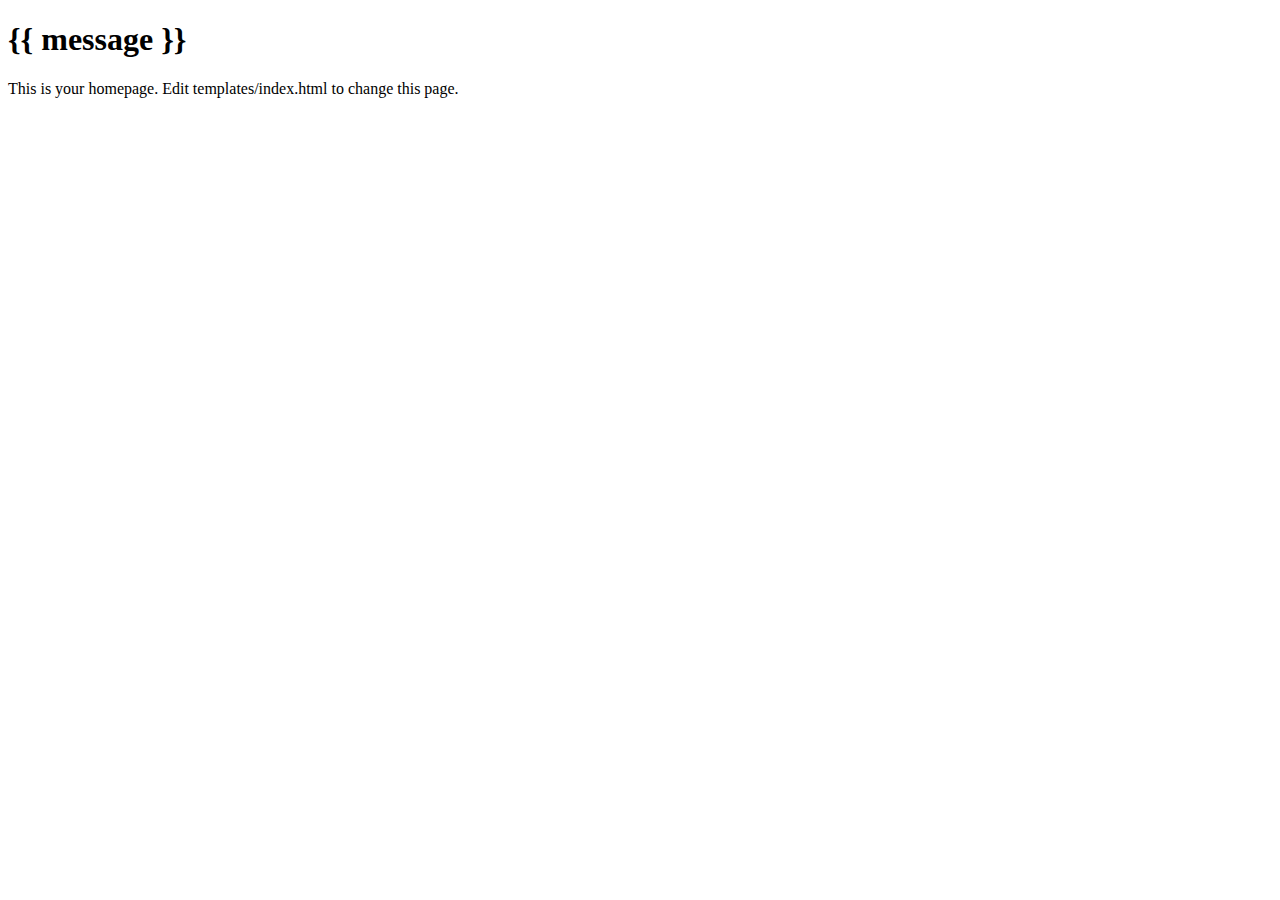
<file: templates/index.html>
<!DOCTYPE html>
<html>
<head>
    <title>Welcome to SplitEase</title>
</head>
<body>
    <h1>{{ message }}</h1>
    <p>This is your homepage. Edit templates/index.html to change this page.</p>
</body>
</html>
</file>
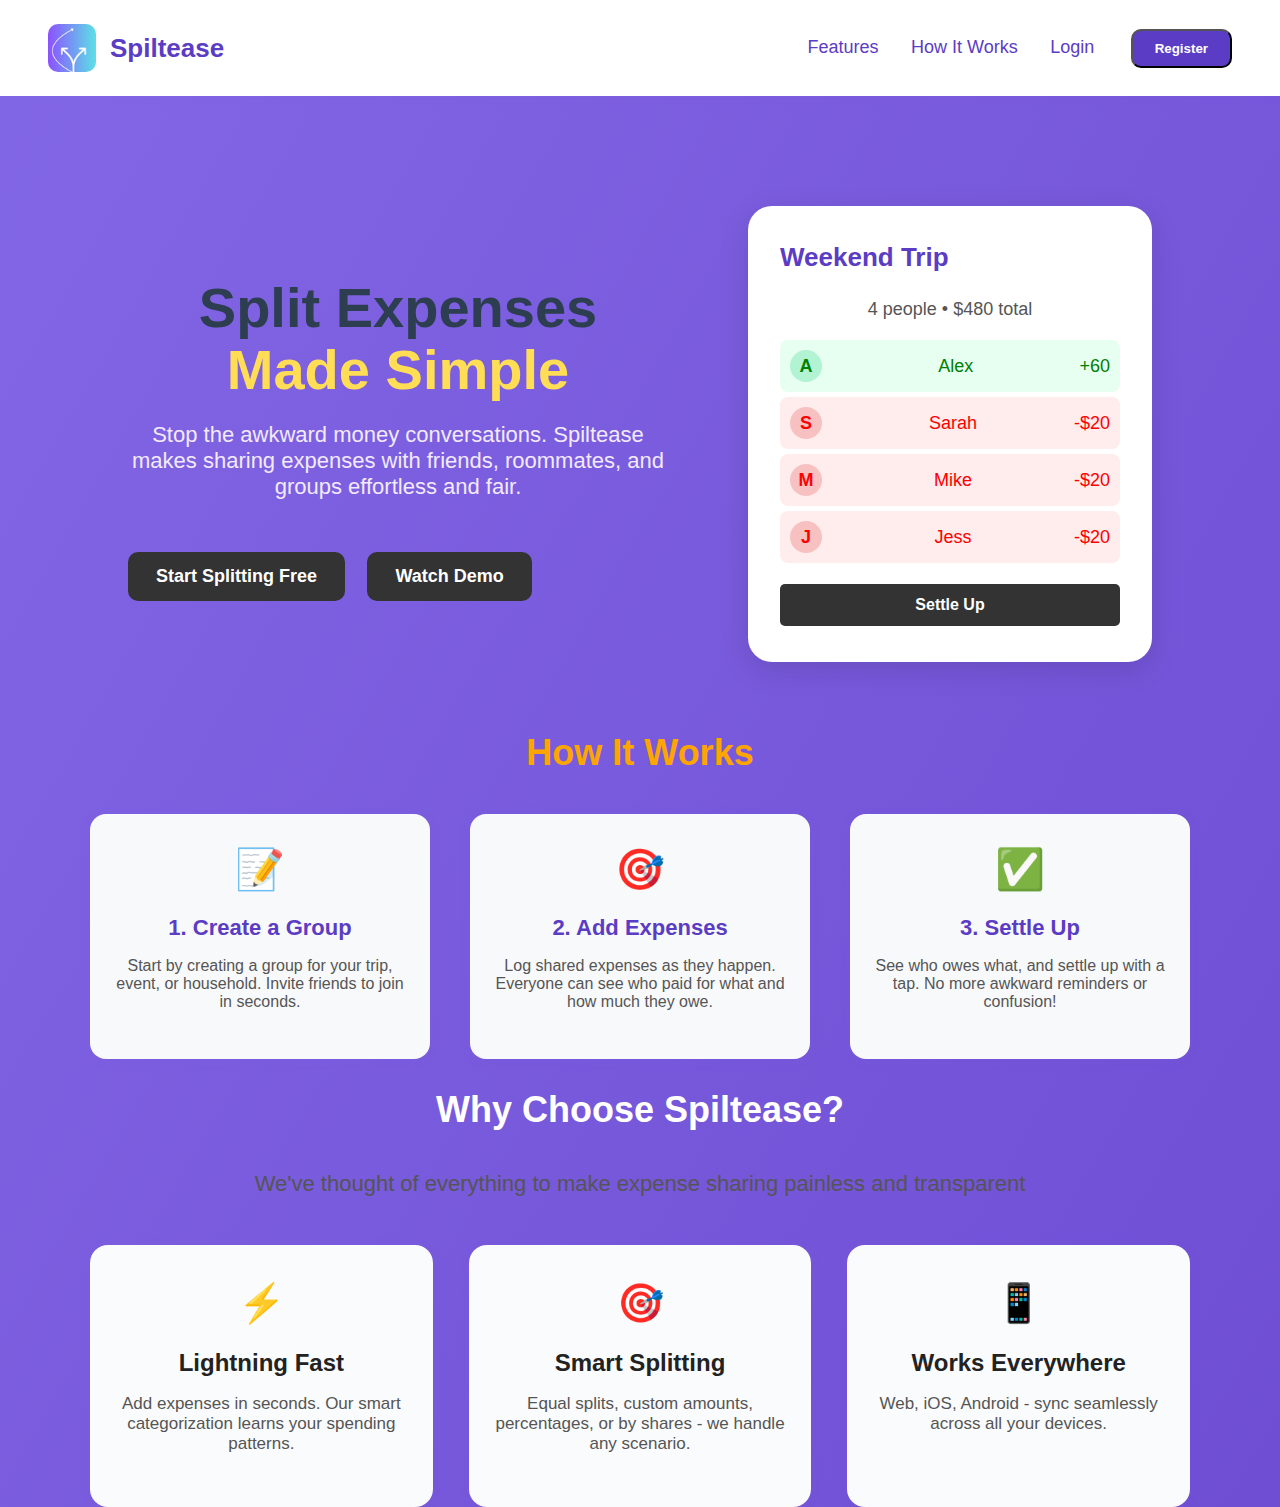
<file: templates/landing.html>
<!DOCTYPE html>
<html lang="en">
<head>
  <meta charset="UTF-8">
  <meta name="viewport" content="width=device-width, initial-scale=1.0">
  <title>SplitEase - Split Expenses Made Simple</title>
  <link rel="icon" href="/static/splitease.png" type="image/png">
  <link rel="stylesheet" href="/static/styles/styles.css">
  <link rel="stylesheet" href="/static/styles/landing.css">
</head>
<body>
  <div class="navbar">
    <div class="navbar-left">
      <img src="/static/splitease.png" alt="Spiltease Icon">
      Spiltease
    </div>
    <div class="navbar-right">
      <a href="#features">Features</a>
      <a href="#how-it-works">How It Works</a>
      <a href="/login" class="dashboard-btn">Login</a>
      <button class="register" onclick="window.location.href='/register'">Register</button>
    </div>
  </div>

  <div class="hero">
    <div class="hero-left">
      <h1>Split Expenses <span>Made Simple</span></h1>
      <p>Stop the awkward money conversations. Spiltease makes sharing expenses with friends, roommates, and groups effortless and fair.</p>
      <div class="cta-btns">
        <button class="start-btn">Start Splitting Free</button>
        <button class="watch-btn">Watch Demo</button>
      </div>
    </div>

    <div class="hero-right">
      <h3>Weekend Trip</h3>
      <p>4 people • $480 total</p>
      <div class="person green">
        <div class="icon">A</div>
        <div>Alex</div>
        <div>+60</div>
      </div>
      <div class="person red">
        <div class="icon">S</div>
        <div>Sarah</div>
        <div>-$20</div>
      </div>
      <div class="person red">
        <div class="icon">M</div>
        <div>Mike</div>
        <div>-$20</div>
      </div>
      <div class="person red">
        <div class="icon">J</div>
        <div>Jess</div>
        <div>-$20</div>
      </div>
      <button class="settle-btn">Settle Up</button>
    </div>
  </div>

  <!-- How It Works Section -->
  <section id="how-it-works">
    <div style="max-width: 1100px; margin: 0 auto; text-align: center;">
      <h2 class="section-title">How It Works</h2>
      <div class="how-steps">
        <div class="how-step">
          <div class="how-icon">📝</div>
          <h3>1. Create a Group</h3>
          <p>Start by creating a group for your trip, event, or household. Invite friends to join in seconds.</p>
        </div>
        <div class="how-step">
          <div class="how-icon">🎯</div>
          <h3>2. Add Expenses</h3>
          <p>Log shared expenses as they happen. Everyone can see who paid for what and how much they owe.</p>
        </div>
        <div class="how-step">
          <div class="how-icon">✅</div>
          <h3>3. Settle Up</h3>
          <p>See who owes what, and settle up with a tap. No more awkward reminders or confusion!</p>
        </div>
      </div>
    </div>
  </section>

  <!-- Features Section -->
  <section id="features">
    <div class="features-container">
      <h2 class="section-title">Why Choose Spiltease?</h2>
      <p class="section-subtitle">We've thought of everything to make expense sharing painless and transparent</p>
      <div class="features-cards">
        <div class="feature-card">
          <div class="feature-icon">⚡</div>
          <h3>Lightning Fast</h3>
          <p>Add expenses in seconds. Our smart categorization learns your spending patterns.</p>
        </div>
        <div class="feature-card">
          <div class="feature-icon">🎯</div>
          <h3>Smart Splitting</h3>
          <p>Equal splits, custom amounts, percentages, or by shares - we handle any scenario.</p>
        </div>
        <div class="feature-card">
          <div class="feature-icon">📱</div>
          <h3>Works Everywhere</h3>
          <p>Web, iOS, Android - sync seamlessly across all your devices.</p>
        </div>
      </div>
    </div>
  </section>
</body>
</html>
</file>
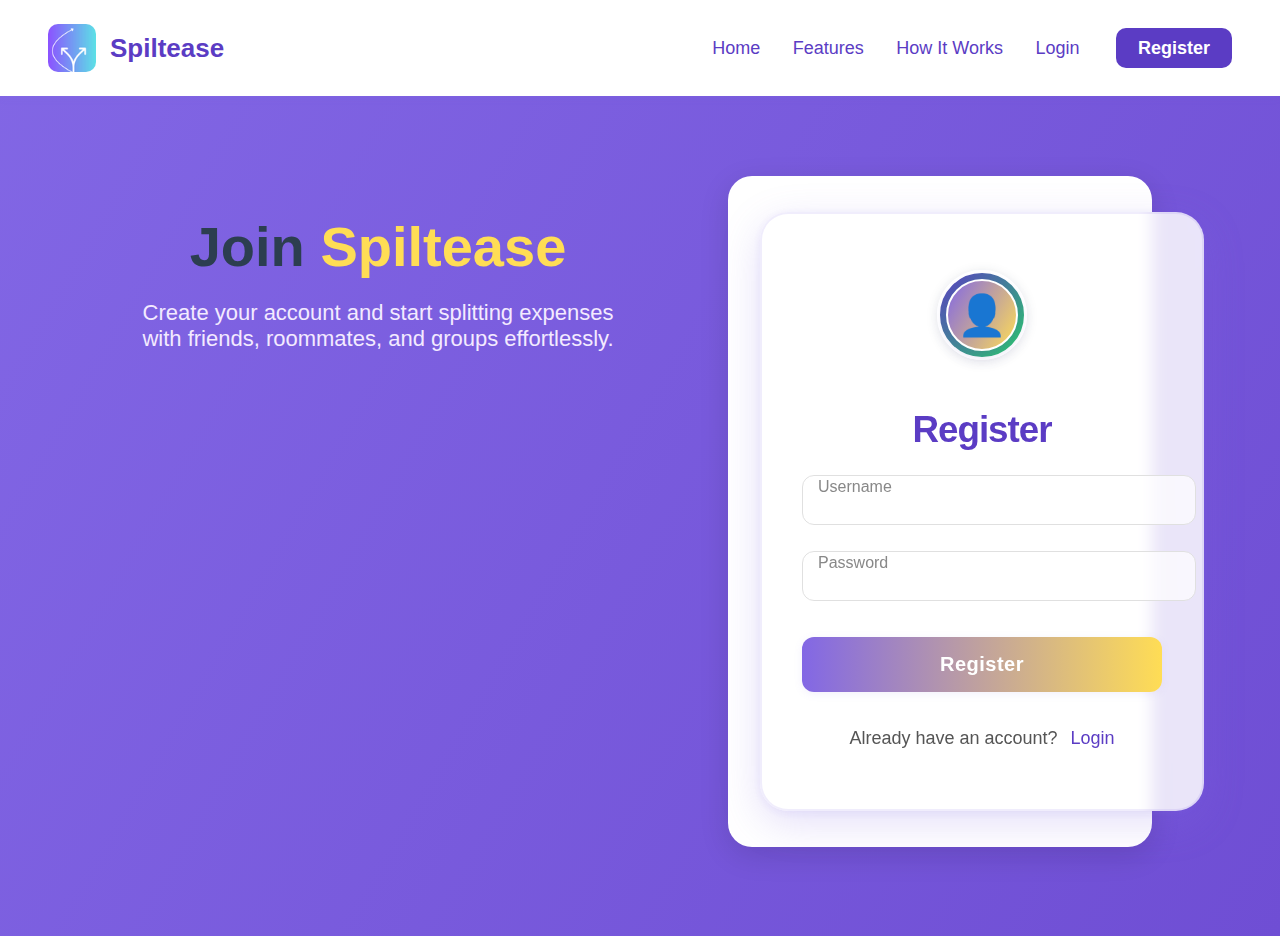
<file: templates/register.html>
<!DOCTYPE html>
<html lang="en">
<head>
  <meta charset="UTF-8">
  <meta name="viewport" content="width=device-width, initial-scale=1.0">
  <title>Register | Spiltease</title>
  <link rel="icon" href="/static/splitease.png" type="image/png">
  <link rel="stylesheet" href="/static/styles/styles.css">
  <link rel="stylesheet" href="/static/styles/landing.css">
  <link rel="stylesheet" href="/static/styles/register.css">
</head>
<body>
  <div class="navbar">
    <div class="navbar-left">
      <img src="/static/splitease.png" alt="Spiltease Icon">
      Spiltease
    </div>
    <div class="navbar-right">
      <a href="/">Home</a>
      <a href="#features">Features</a>
      <a href="#how-it-works">How It Works</a>
      <a href="/login">Login</a>
      <a href="/register" class="register">Register</a>
    </div>
  </div>

  <div class="hero" style="min-height: 80vh; align-items: flex-start;">
    <div class="hero-left" style="max-width: 500px;">
      <h1>Join <span>Spiltease</span></h1>
      <p>Create your account and start splitting expenses with friends, roommates, and groups effortlessly.</p>
    </div>
    <div class="hero-right" style="margin-top: 0; width: 360px;">
      
      <form class="register-form" method="post" action="/register">
        <div class="avatar">
          <div class="avatar-icon">👤</div>
        </div>
        <h2 style="color: #5b3cc4; text-align: center; margin-bottom: 24px;">Register</h2>
        <div class="form-group">
          <input type="text" id="username" name="username" required placeholder=" ">
          <label for="username">Username</label>
        </div>
        <div class="form-group">
          <input type="password" id="password" name="password" required placeholder=" ">
          <label for="password">Password</label>
        </div>
        <button type="submit">Register</button>
        <p style="text-align: center; color: #555;">Already have an account? <a href="/login" class="dashboard-btn" style="margin-left:8px;">Login</a></p>
      </form>
    </div>
  </div>
</body>
</html>
</file>
<file: static/styles/styles.css>
body {
    background-color: #f8f9fa;
    font-family: Arial, sans-serif;
    margin: 0;
    padding: 0;
    color: #333;
}

header {
    background: linear-gradient(to right, #3f87a6, #ebf8e1, #f69d3c);
    color: #fff;
    text-align: center;
    padding: 2rem;
}

nav {
    display: flex;
    justify-content: space-between;
    align-items: center;
    padding: 1rem 2rem;
    background-color: rgba(0, 0, 0, 0.1);
}

nav h1 {
    margin: 0;
}

nav ul {
    list-style: none;
    display: flex;
    gap: 1rem;
}

nav a {
    color: white;
    text-decoration: none;
    font-weight: bold;
}

.hero h2 {
    font-size: 2.5rem;
    margin-bottom: 0.5rem;
}

.hero p {
    font-size: 1.2rem;
}

.hero button {
    margin-top: 1rem;
    padding: 0.75rem 1.5rem;
    font-size: 1rem;
    border: none;
    background-color: #333;
    color: white;
    border-radius: 5px;
    cursor: pointer;
}

.features {
    padding: 3rem 2rem;
    background-color: white;
    text-align: center;
}

.feature-boxes {
    display: flex;
    flex-wrap: wrap;
    gap: 2rem;
    justify-content: center;
    margin-top: 2rem;
}

.feature {
    background: #f9fafc;
    border: 1px solid #ccc;
    border-radius: 10px;
    padding: 1.5rem;
    width: 250px;
}

footer {
    text-align: center;
    padding: 1rem;
    background-color: #ddd;
}

h1 {
    color: #2c3e50;
    text-align: center;
    margin-top: 40px;
}

p {
    color: #555;
    text-align: center;
}

/* Premium Glassmorphism Login Card */
/* 3D Glassy Login Background Inspired by Example, SplitEase Theme */
.login-container, .register-container {
    min-height: 100vh;
    display: flex;
    align-items: center;
    justify-content: center;
    background: linear-gradient(120deg, #8267e5 0%, #6f4ed4 100%);
    position: relative;
    overflow: hidden;
}
/* Floating 3D Spheres */
.login-container::before, .login-container::after,
.register-container::before, .register-container::after {
    content: '';
    position: absolute;
    border-radius: 50%;
    filter: blur(16px);
    opacity: 0.45;
    z-index: 0;
}
.login-container::before, .register-container::before {
    width: 320px;
    height: 320px;
    background: radial-gradient(circle at 30% 30%, #b39ddb 0%, #8267e5 100%);
    top: -80px;
    left: -100px;
}
.login-container::after, .register-container::after {
    width: 220px;
    height: 220px;
    background: radial-gradient(circle at 70% 70%, #fff 0%, #b39ddb 100%);
    bottom: -60px;
    right: -60px;
}
.login-form, .register-form {
    background: rgba(255,255,255,0.85);
    border-radius: 22px;
    box-shadow: 0 8px 32px rgba(44, 62, 80, 0.18), 0 2px 8px rgba(44, 62, 80, 0.13);
    padding: 48px 36px 36px 36px;
    width: 100%;
    max-width: 400px;
    display: flex;
    flex-direction: column;
    align-items: center;
    transition: box-shadow 0.2s, transform 0.2s;
    font-family: 'Segoe UI', 'Roboto', Arial, sans-serif;
    border: 1.5px solid #e3e8ee;
    backdrop-filter: blur(8px);
    z-index: 1;
}
.login-form:hover, .register-form:hover {
    box-shadow: 0 16px 48px rgba(44, 62, 80, 0.22), 0 4px 16px rgba(44, 62, 80, 0.15);
    transform: translateY(-2px) scale(1.018);
    border-color: #b6c6e3;
}
.login-form .avatar, .register-form .avatar {
    display: flex;
    align-items: center;
    justify-content: center;
    width: 84px;
    height: 84px;
    background: linear-gradient(135deg, #5b3cc4 0%, #25d366 100%);
    border-radius: 50%;
    margin: 0 auto 22px auto;
    box-shadow: 0 2px 12px rgba(44, 62, 80, 0.13);
    border: 3px solid #fff;
}
.login-form .avatar-icon, .register-form .avatar-icon {
    font-size: 2.7em;
    color: #fff;
    filter: drop-shadow(0 2px 4px rgba(44,62,80,0.10));
}
.login-form h2, .register-form h2 {
    font-size: 2.1em;
    font-weight: 700;
    margin-bottom: 28px;
    color: #5b3cc4;
    letter-spacing: 0.5px;
}
.login-form .form-group, .register-form .form-group {
    position: relative;
    width: 100%;
    margin-bottom: 26px;
}
.login-form input, .register-form input {
    width: 100%;
    padding: 15px 16px;
    border: 1.5px solid #e3e8ee;
    border-radius: 9px;
    font-size: 1.08em;
    background: rgba(248,250,252,0.95);
    outline: none;
    transition: border 0.2s, box-shadow 0.2s;
    margin-bottom: 2px;
}
.login-form input:focus, .register-form input:focus {
    border-color: #5b3cc4;
    box-shadow: 0 2px 8px rgba(91, 60, 196, 0.10);
}
.login-form label, .register-form label {
    position: absolute;
    left: 18px;
    top: 50%;
    transform: translateY(-50%);
    background: transparent;
    color: #888;
    font-size: 1em;
    pointer-events: none;
    transition: 0.2s;
}
.login-form input:focus + label,
.login-form input:not(:placeholder-shown) + label,
.register-form input:focus + label,
.register-form input:not(:placeholder-shown) + label {
    top: -10px;
    left: 12px;
    font-size: 0.87em;
    color: #5b3cc4;
    background: #fff;
    padding: 0 6px;
}
.login-form button, .register-form button {
    width: 100%;
    background: linear-gradient(90deg, #25d366 0%, #5b3cc4 100%);
    color: #fff;
    border: none;
    border-radius: 9px;
    padding: 14px 0;
    font-size: 1.13em;
    font-weight: 600;
    margin-top: 10px;
    margin-bottom: 10px;
    cursor: pointer;
    box-shadow: 0 1px 6px rgba(44, 62, 80, 0.10);
    transition: background 0.2s, box-shadow 0.2s;
}
.login-form button:hover, .register-form button:hover {
    background: linear-gradient(90deg, #5b3cc4 0%, #25d366 100%);
    box-shadow: 0 2px 12px rgba(44, 62, 80, 0.16);
}
@media (max-width: 600px) {
    .login-form, .register-form {
        padding: 18px 4vw 12px 4vw;
        max-width: 98vw;
    }
    .login-container, .register-container {
        padding: 0 0 40px 0;
    }
}
</file>
<file: static/styles/landing.css>
body {
  margin: 0;
  font-family: 'Segoe UI', Tahoma, Geneva, Verdana, sans-serif;
  background: linear-gradient(120deg, #8267e5 0%, #6f4ed4 100%);
  min-height: 100vh;
}
.navbar {
  display: flex;
  justify-content: space-between;
  align-items: center;
  padding: 24px 48px;
  background: #fff;
  box-shadow: 0 2px 8px rgba(130,103,229,0.08);
}
.navbar-left {
  display: flex;
  align-items: center;
  font-size: 26px;
  font-weight: bold;
  color: #5b3cc4;
}
.navbar-left img {
  height: 48px;
  margin-right: 14px;
  border-radius: 10px;
}
.navbar-right a {
  margin-left: 28px;
  text-decoration: none;
  color: #5b3cc4;
  font-weight: 500;
  font-size: 18px;
  transition: color 0.2s;
}
.navbar-right a:hover, .navbar-right .register:hover {
  color: #ffdd55;
}
.navbar-right .register {
  padding: 10px 22px;
  background: #5b3cc4;
  color: white;
  border-radius: 10px;
  margin-left: 32px;
  font-weight: bold;
  transition: background 0.2s;
}
.navbar-right .register:hover {
  background: #ffdd55;
  color: #5b3cc4;
}
.hero {
  display: flex;
  flex-wrap: wrap;
  align-items: center;
  justify-content: space-between;
  padding: 80px 10vw 40px 10vw;
  color: white;
}
.hero-left {
  max-width: 540px;
}
.hero-left h1 {
  font-size: 56px;
  margin-bottom: 18px;
  font-weight: 800;
  line-height: 1.1;
}
.hero-left h1 span {
  color: #ffdd55;
}
.hero-left p {
  font-size: 22px;
  margin-bottom: 36px;
  color: #f3eaff;
}
.hero-left .cta-btns {
  margin-top: 20px;
}
.hero-left button {
  margin-right: 18px;
  padding: 14px 28px;
  font-size: 18px;
  border: none;
  border-radius: 10px;
  cursor: pointer;
  font-weight: bold;
  transition: background 0.2s, color 0.2s;
}
.start-btn {
  background: #ffdd55;
  color: #5b3cc4;
}
.start-btn:hover {
  background: #fff;
  color: #8267e5;
}
.watch-btn {
  background: transparent;
  color: #fff;
  border: 2px solid #fff;
}
.watch-btn:hover {
  background: #fff;
  color: #8267e5;
}
.hero-right {
  background: #fff;
  border-radius: 24px;
  padding: 36px 32px;
  color: #333;
  box-shadow: 0 8px 30px rgba(0,0,0,0.12);
  width: 340px;
  margin-top: 30px;
}
.hero-right h3 {
  margin-top: 0;
  color: #5b3cc4;
  font-size: 26px;
}
.hero-right p {
  margin-bottom: 20px;
  color: #555;
  font-size: 18px;
}
.person {
  display: flex;
  justify-content: space-between;
  align-items: center;
  padding: 10px;
  margin: 5px 0;
  border-radius: 8px;
  font-size: 18px;
}
.green {
  background: #e6fff1;
  color: green;
}
.red {
  background: #ffecec;
  color: red;
}
.icon {
  width: 32px;
  height: 32px;
  border-radius: 50%;
  display: flex;
  align-items: center;
  justify-content: center;
  font-weight: bold;
  margin-right: 10px;
  font-size: 18px;
}
.green .icon { background: #b1f3d2; }
.red .icon { background: #f7c1c1; }
.settle-btn {
  margin-top: 24px;
  width: 100%;
  padding: 14px;
  background: #5b3cc4;
  color: white;
  border: none;
  border-radius: 10px;
  font-weight: bold;
  font-size: 18px;
  cursor: pointer;
  transition: background 0.2s;
}
.settle-btn:hover {
  background: #ffdd55;
  color: #5b3cc4;
}
@media (max-width: 900px) {
  .hero {
    flex-direction: column;
    align-items: flex-start;
    padding: 40px 5vw;
  }
  .hero-right {
    margin-top: 40px;
    width: 100%;
  }
}
html {
  scroll-behavior: smooth;
}

/* How It Works Section */
.section-title {
  color: #5b3cc4;
  font-size: 36px;
  margin-bottom: 40px;
  font-weight: 800;
}
.how-steps {
  display: flex;
  flex-wrap: wrap;
  justify-content: center;
  gap: 40px;
}
.how-step {
  flex: 1 1 220px;
  max-width: 300px;
  background: #f8f9fa;
  border-radius: 16px;
  padding: 32px 20px;
  box-shadow: 0 2px 12px rgba(130,103,229,0.07);
}
.how-icon {
  font-size: 40px;
  color: #8267e5;
  margin-bottom: 18px;
}
.how-step h3 {
  color: #5b3cc4;
  font-size: 22px;
  margin-bottom: 12px;
}
.how-step p {
  color: #555;
  font-size: 16px;
}

/* Features Section */
.features-container {
  max-width: 1100px;
  margin: 0 auto;
  text-align: center;
}
.section-subtitle {
  color: #555;
  font-size: 22px;
  margin-bottom: 48px;
}
.features-cards {
  display: flex;
  flex-wrap: wrap;
  justify-content: center;
  gap: 36px;
}
.feature-card {
  flex: 1 1 260px;
  max-width: 320px;
  background: #fafbfc;
  border-radius: 18px;
  padding: 36px 24px;
  box-shadow: 0 2px 12px rgba(130,103,229,0.06);
}
.feature-icon {
  font-size: 38px;
  margin-bottom: 18px;
}
.feature-card h3 {
  color: #222;
  font-size: 24px;
  margin-bottom: 10px;
  font-weight: 700;
}
.feature-card p {
  color: #555;
  font-size: 17px;
}

/* Features Section */
#features .section-title {
  color: #fff;
} 

#how-it-works .section-title {
  color: orange;
}
@media (max-width: 500px) {
  .navbar {
    flex-direction: column;
    padding: 10px 6px;
  }
  .navbar-left {
    font-size: 16px;
  }
  .navbar-left img {
    height: 28px;
    margin-right: 6px;
  }
  .navbar-right a, .navbar-right .register {
    font-size: 13px;
    margin-left: 6px;
    padding: 8px 10px;
  }
  .hero {
    flex-direction: column;
    align-items: flex-start;
    padding: 18px 2vw;
  }
  .hero-left h1 {
    font-size: 28px;
  }
  .hero-left p {
    font-size: 15px;
  }
  .hero-right {
    width: 100%;
    padding: 16px 4vw;
    margin-top: 18px;
  }
  .section-title {
    font-size: 22px;
  }
  .how-steps, .features-cards {
    flex-direction: column;
    gap: 16px;
  }
  .how-step, .feature-card {
    max-width: 100vw;
    padding: 16px 6px;
  }
}
</file>
<file: static/styles/register.css>
body {
  background: linear-gradient(120deg, #8267e5 0%, #6f4ed4 100%);
  font-family: 'Segoe UI', Tahoma, Geneva, Verdana, sans-serif;
}

.register-container {
  display: flex;
  justify-content: center;
  align-items: center;
  min-height: 100vh;
}

.register-form {
  background: rgba(255,255,255,0.85);
  padding: 56px 40px 40px 40px;
  border-radius: 28px;
  box-shadow: 0 12px 40px 0 rgba(130,103,229,0.22), 0 2px 8px rgba(130,103,229,0.10);
  width: 100%;
  max-width: 400px;
  display: flex;
  flex-direction: column;
  position: relative;
  border: 2.5px solid rgba(130,103,229,0.12);
  backdrop-filter: blur(8px);
  transition: box-shadow 0.2s, border 0.2s;
}

.register-form:hover, .register-form:focus-within {
  box-shadow: 0 20px 60px 0 rgba(130,103,229,0.28), 0 4px 16px rgba(130,103,229,0.14);
  border: 2.5px solid #8267e5;
}

.register-form .avatar {
  display: flex;
  justify-content: center;
  align-items: center;
  margin-bottom: 18px;
}

.register-form .avatar-icon {
  background: linear-gradient(120deg, #8267e5 0%, #ffdd55 100%);
  color: #fff;
  font-size: 40px;
  width: 68px;
  height: 68px;
  border-radius: 50%;
  display: flex;
  align-items: center;
  justify-content: center;
  box-shadow: 0 4px 16px rgba(130,103,229,0.18);
  border: 2.5px solid #fff;
}

.register-form h2 {
  color: #5b3cc4;
  margin-bottom: 32px;
  text-align: center;
  font-size: 2.3rem;
  font-weight: 800;
  letter-spacing: -1px;
}

.form-group {
  position: relative;
  margin-bottom: 28px;
}

.register-form label {
  position: absolute;
  top: 12px;
  left: 16px;
  color: #888;
  font-size: 1rem;
  pointer-events: none;
  transition: 0.2s;
  background: transparent;
}

.register-form input {
  width: 100%;
  padding: 18px 16px 10px 16px;
  border: 1.5px solid #e0e0e0;
  border-radius: 12px;
  font-size: 17px;
  background: rgba(255,255,255,0.7);
  transition: border 0.2s, box-shadow 0.2s;
  outline: none;
  margin-bottom: 0;
}

.register-form input:focus {
  border: 1.5px solid #8267e5;
  box-shadow: 0 0 0 2px #e6e0fa;
}

.register-form input:focus + label,
.register-form input:not(:placeholder-shown) + label {
  top: -12px;
  left: 12px;
  font-size: 0.92rem;
  color: #5b3cc4;
  background: #fff;
  padding: 0 4px;
  border-radius: 4px;
}

.register-form button {
  background: linear-gradient(90deg, #8267e5 0%, #ffdd55 100%);
  color: #fff;
  border: none;
  border-radius: 12px;
  padding: 16px;
  font-size: 20px;
  font-weight: bold;
  cursor: pointer;
  margin-bottom: 18px;
  transition: background 0.2s, box-shadow 0.2s, color 0.2s;
  box-shadow: 0 2px 8px rgba(130,103,229,0.10);
  letter-spacing: 0.5px;
}

.register-form button:hover {
  background: linear-gradient(90deg, #ffdd55 0%, #8267e5 100%);
  color: #5b3cc4;
  box-shadow: 0 6px 24px rgba(130,103,229,0.18);
}

.register-form p {
  text-align: center;
  color: #555;
}

.register-form a {
  color: #5b3cc4;
  text-decoration: none;
  font-weight: 500;
}

.register-message {
  background: #e6f7ff;
  color: #5b3cc4;
  padding: 12px 0;
  text-align: center;
  border-radius: 8px;
  margin-bottom: 18px;
  font-weight: 500;
  font-size: 16px;
  box-shadow: 0 2px 8px rgba(130,103,229,0.08);
}

@media (max-width: 500px) {
  .register-container {
    padding: 0 2vw;
  }
  .register-form {
    padding: 24px 8px 18px 8px;
    max-width: 98vw;
    border-radius: 16px;
  }
  .register-form h2 {
    font-size: 1.3rem;
    margin-bottom: 18px;
  }
  .register-form .avatar-icon {
    font-size: 28px;
    width: 40px;
    height: 40px;
  }
  .form-group {
    margin-bottom: 14px;
  }
  .register-form input {
    font-size: 14px;
    padding: 10px 8px 6px 8px;
    border-radius: 8px;
  }
  .register-form button {
    font-size: 15px;
    padding: 10px;
    border-radius: 8px;
  }
  .register-message {
    font-size: 13px;
    padding: 8px 0;
    border-radius: 6px;
  }
}
</file>
